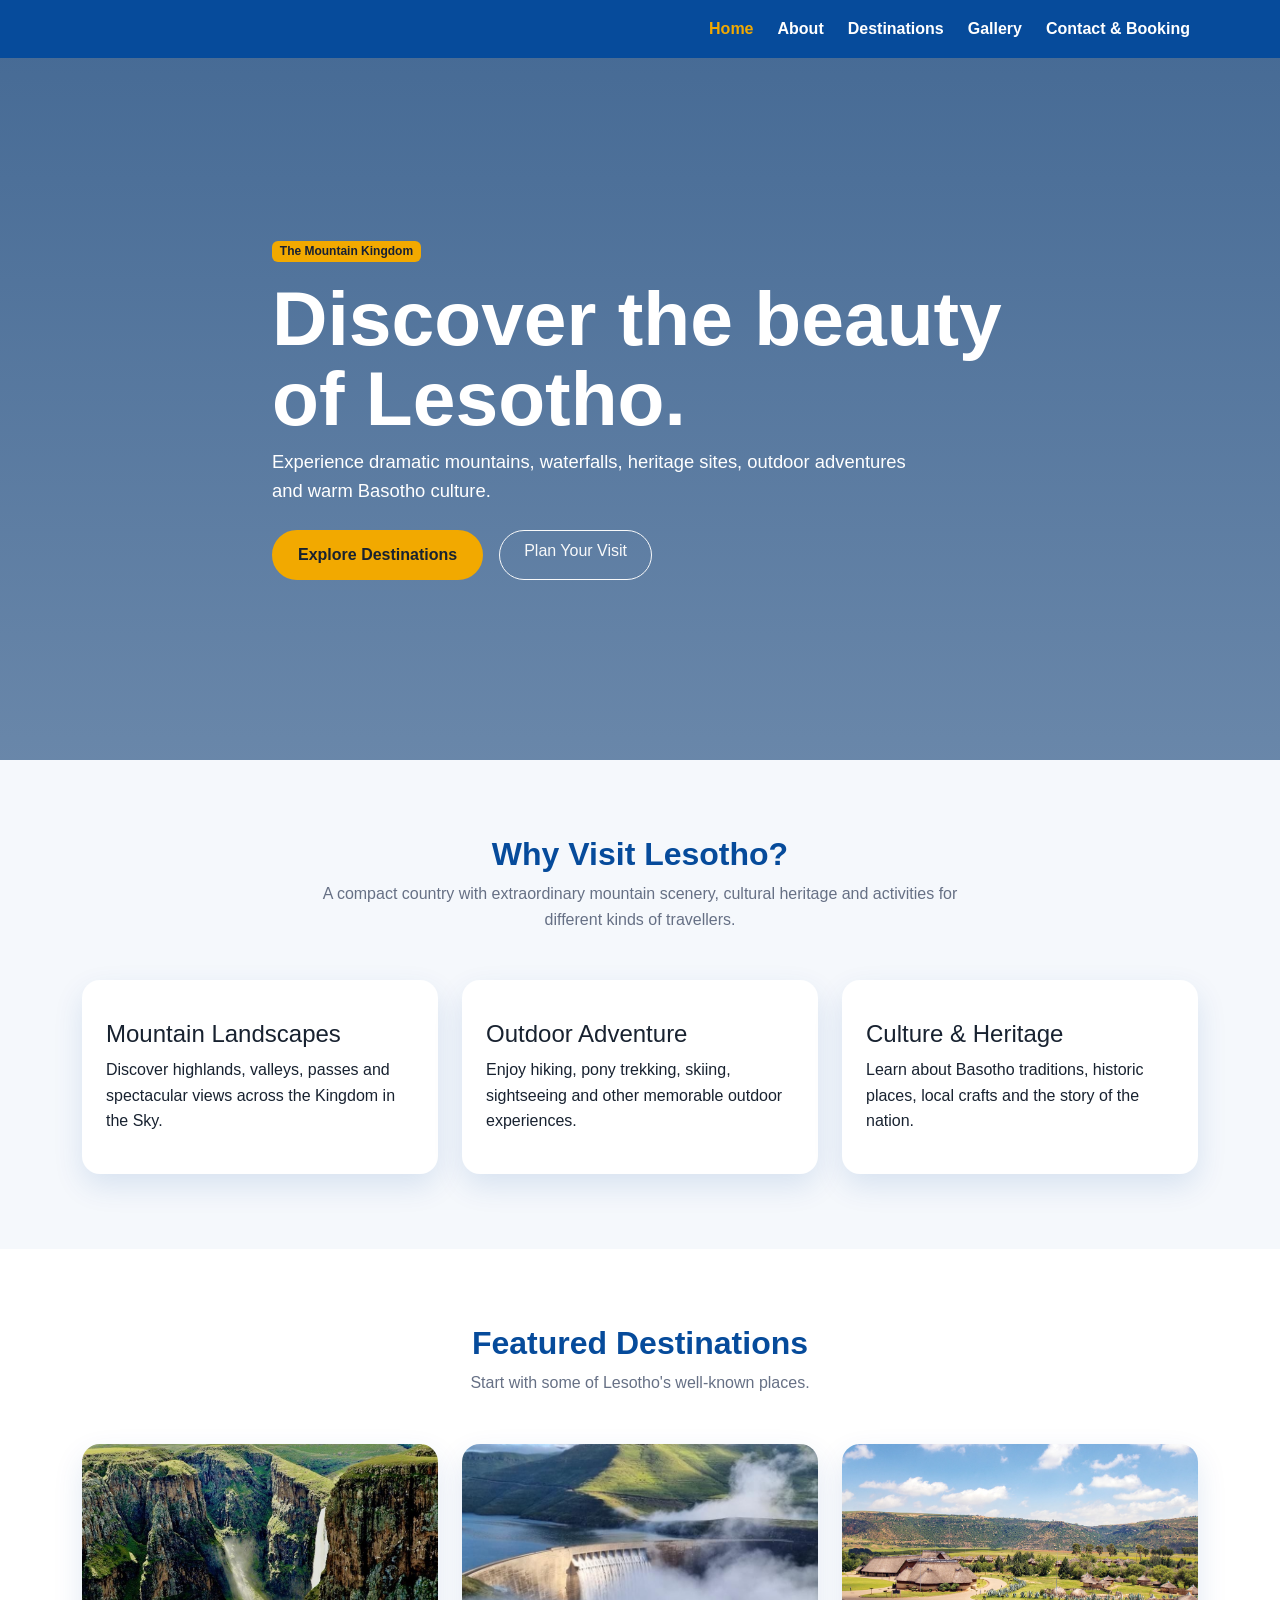
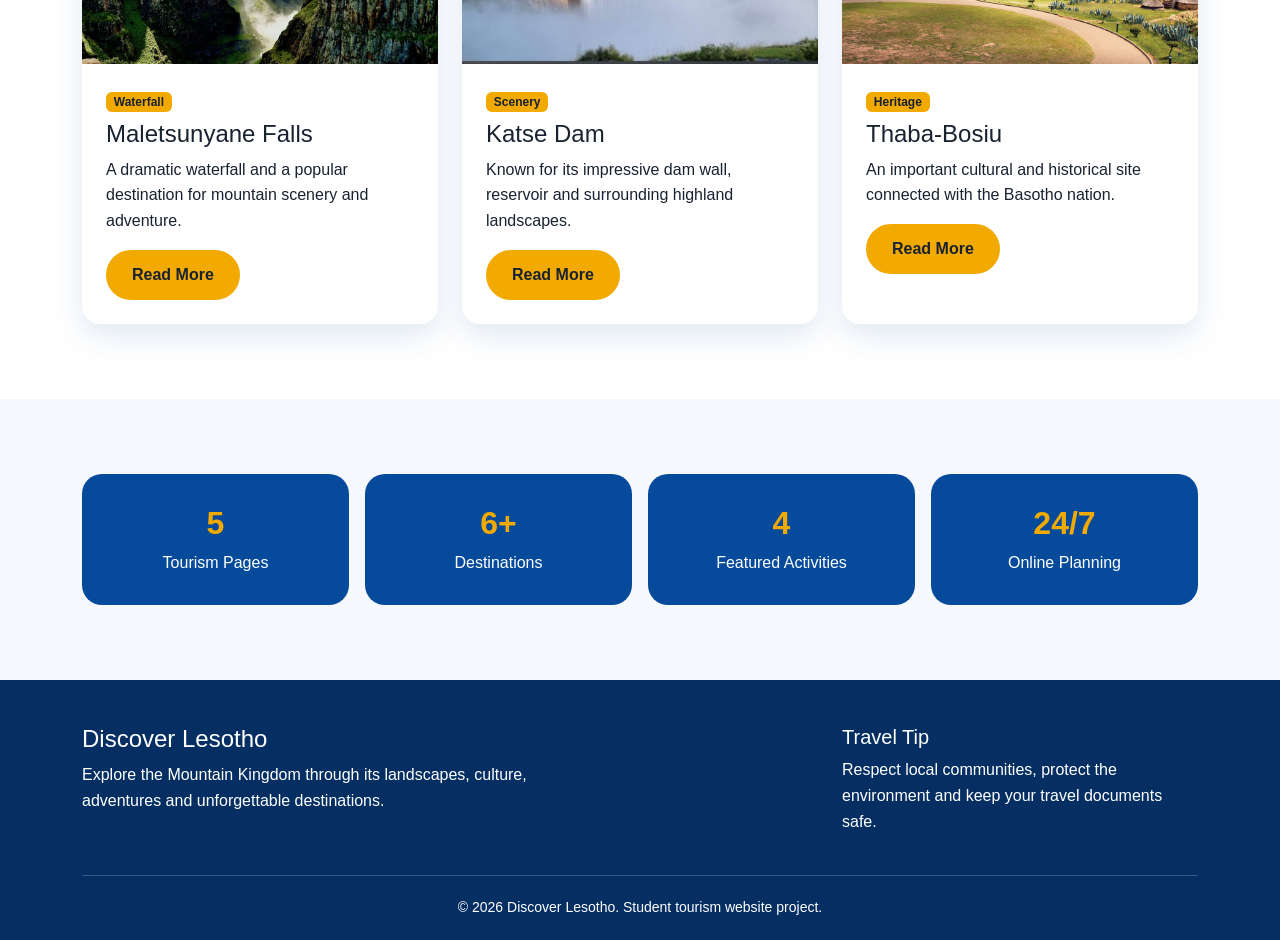
<file: index.html>
<!DOCTYPE html>
<html lang="en">
<head>
  <meta charset="UTF-8">
  <meta name="viewport" content="width=device-width, initial-scale=1.0">
  <meta name="description" content="Discover Lesotho tourism destinations, activities, accommodation and travel information.">
  <title>Home | Discover Lesotho</title>
  <link href="https://cdn.jsdelivr.net/npm/bootstrap@5.3.3/dist/css/bootstrap.min.css" rel="stylesheet">
  <link rel="stylesheet" href="css/style.css">
</head>
<body>
<header>
<nav class="navbar navbar-expand-lg navbar-dark sticky-top">
  <div class="container">
    <button class="navbar-toggler" type="button" data-bs-toggle="collapse" data-bs-target="#mainNav" aria-label="Toggle navigation">
      <span class="navbar-toggler-icon"></span>
    </button>
    <div class="collapse navbar-collapse" id="mainNav">
      <ul class="navbar-nav align-items-lg-center">
        <li class="nav-item"><a class="nav-link active" aria-current="page" href="./index.html">Home</a></li>
        <li class="nav-item"><a class="nav-link" href="./about.html">About</a></li>
        <li class="nav-item"><a class="nav-link" href="./destinations.html">Destinations</a></li>
        <li class="nav-item"><a class="nav-link" href="./gallery.html">Gallery</a></li>
        <li class="nav-item"><a class="nav-link" href="./contact.html">Contact & Booking</a></li>
      </ul>
    </div>
  </div>
</nav>
</header>
<main>

<section class="hero">
  <div class="container hero-content">
    <span class="badge badge-tourism mb-3">The Mountain Kingdom</span>
    <h1>Discover the beauty of Lesotho.</h1>
    <p>Experience dramatic mountains, waterfalls, heritage sites, outdoor adventures and warm Basotho culture.</p>
    <div class="d-flex flex-wrap gap-3 mt-4">
      <a class="btn btn-tourism" href="destinations.html">Explore Destinations</a>
      <a class="btn btn-outline-light rounded-pill px-4 py-2" href="contact.html">Plan Your Visit</a>
    </div>
  </div>
</section>

<section class="section-padding">
  <div class="container">
    <div class="text-center mb-5">
      <h2 class="section-title">Why Visit Lesotho?</h2>
      <p class="section-subtitle">A compact country with extraordinary mountain scenery, cultural heritage and activities for different kinds of travellers.</p>
    </div>
    <div class="row g-4">
      <article class="col-md-4">
        <div class="feature-card p-4">
          <div class="fs-1 mb-3"></div>
          <h3 class="h4">Mountain Landscapes</h3>
          <p>Discover highlands, valleys, passes and spectacular views across the Kingdom in the Sky.</p>
        </div>
      </article>
      <article class="col-md-4">
        <div class="feature-card p-4">
          <div class="fs-1 mb-3"> </div>
          <h3 class="h4">Outdoor Adventure</h3>
          <p>Enjoy hiking, pony trekking, skiing, sightseeing and other memorable outdoor experiences.</p>
        </div>
      </article>
      <article class="col-md-4">
        <div class="feature-card p-4">
          <div class="fs-1 mb-3"></div>
          <h3 class="h4">Culture & Heritage</h3>
          <p>Learn about Basotho traditions, historic places, local crafts and the story of the nation.</p>
        </div>
      </article>
    </div>
  </div>
</section>

<section class="section-padding bg-white">
  <div class="container">
    <div class="text-center mb-5">
      <h2 class="section-title">Featured Destinations</h2>
      <p class="section-subtitle">Start with some of Lesotho's well-known places.</p>
    </div>
    <div class="row g-4">
      <article class="col-md-4">
        <div class="destination-card">
          <img src="images/maletsunyane.jpg" class="card-image" alt="Illustration of Maletsunyane Falls">
          <div class="p-4"><span class="badge badge-tourism mb-2">Waterfall</span><h3 class="h4">Maletsunyane Falls</h3><p>A dramatic waterfall and a popular destination for mountain scenery and adventure.</p><a href="destinations.html" class="btn btn-tourism">Read More</a></div>
        </div>
      </article>
      <article class="col-md-4">
        <div class="destination-card">
          <img src="images/katse-dam.jpg" class="card-image" alt="Illustration of Katse Dam">
          <div class="p-4"><span class="badge badge-tourism mb-2">Scenery</span><h3 class="h4">Katse Dam</h3><p>Known for its impressive dam wall, reservoir and surrounding highland landscapes.</p><a href="destinations.html" class="btn btn-tourism">Read More</a></div>
        </div>
      </article>
      <article class="col-md-4">
        <div class="destination-card">
          <img src="images/thaba-bosiu.jpg" class="card-image" alt="Illustration of Thaba-Bosiu">
          <div class="p-4"><span class="badge badge-tourism mb-2">Heritage</span><h3 class="h4">Thaba-Bosiu</h3><p>An important cultural and historical site connected with the Basotho nation.</p><a href="destinations.html" class="btn btn-tourism">Read More</a></div>
        </div>
      </article>
    </div>
  </div>
</section>

<section class="section-padding">
  <div class="container">
    <div class="row g-3">
      <div class="col-6 col-lg-3"><div class="stats-box"><h2>5</h2><p class="mb-0">Tourism Pages</p></div></div>
      <div class="col-6 col-lg-3"><div class="stats-box"><h2>6+</h2><p class="mb-0">Destinations</p></div></div>
      <div class="col-6 col-lg-3"><div class="stats-box"><h2>4</h2><p class="mb-0">Featured Activities</p></div></div>
      <div class="col-6 col-lg-3"><div class="stats-box"><h2>24/7</h2><p class="mb-0">Online Planning</p></div></div>
    </div>
  </div>
</section>

</main>
<footer>
  <div class="container">
    <div class="row g-4">
      <div class="col-lg-5">
        <h4>Discover Lesotho</h4>
        <p>Explore the Mountain Kingdom through its landscapes, culture, adventures and unforgettable destinations.</p>
      </div>
      <div class="col-sm-6 col-lg-3">
      </div>
      <div class="col-sm-6 col-lg-4">
        <h5>Travel Tip</h5>
        <p>Respect local communities, protect the environment and keep your travel documents safe.</p>
      </div>
    </div>
    <div class="footer-bottom text-center">
      <small>&copy; <span class="current-year"></span> Discover Lesotho. Student tourism website project.</small>
    </div>
  </div>
</footer>
<script src="https://cdn.jsdelivr.net/npm/bootstrap@5.3.3/dist/js/bootstrap.bundle.min.js"></script>
<script src="js/script.js"></script>
</body>
</html>
</file>
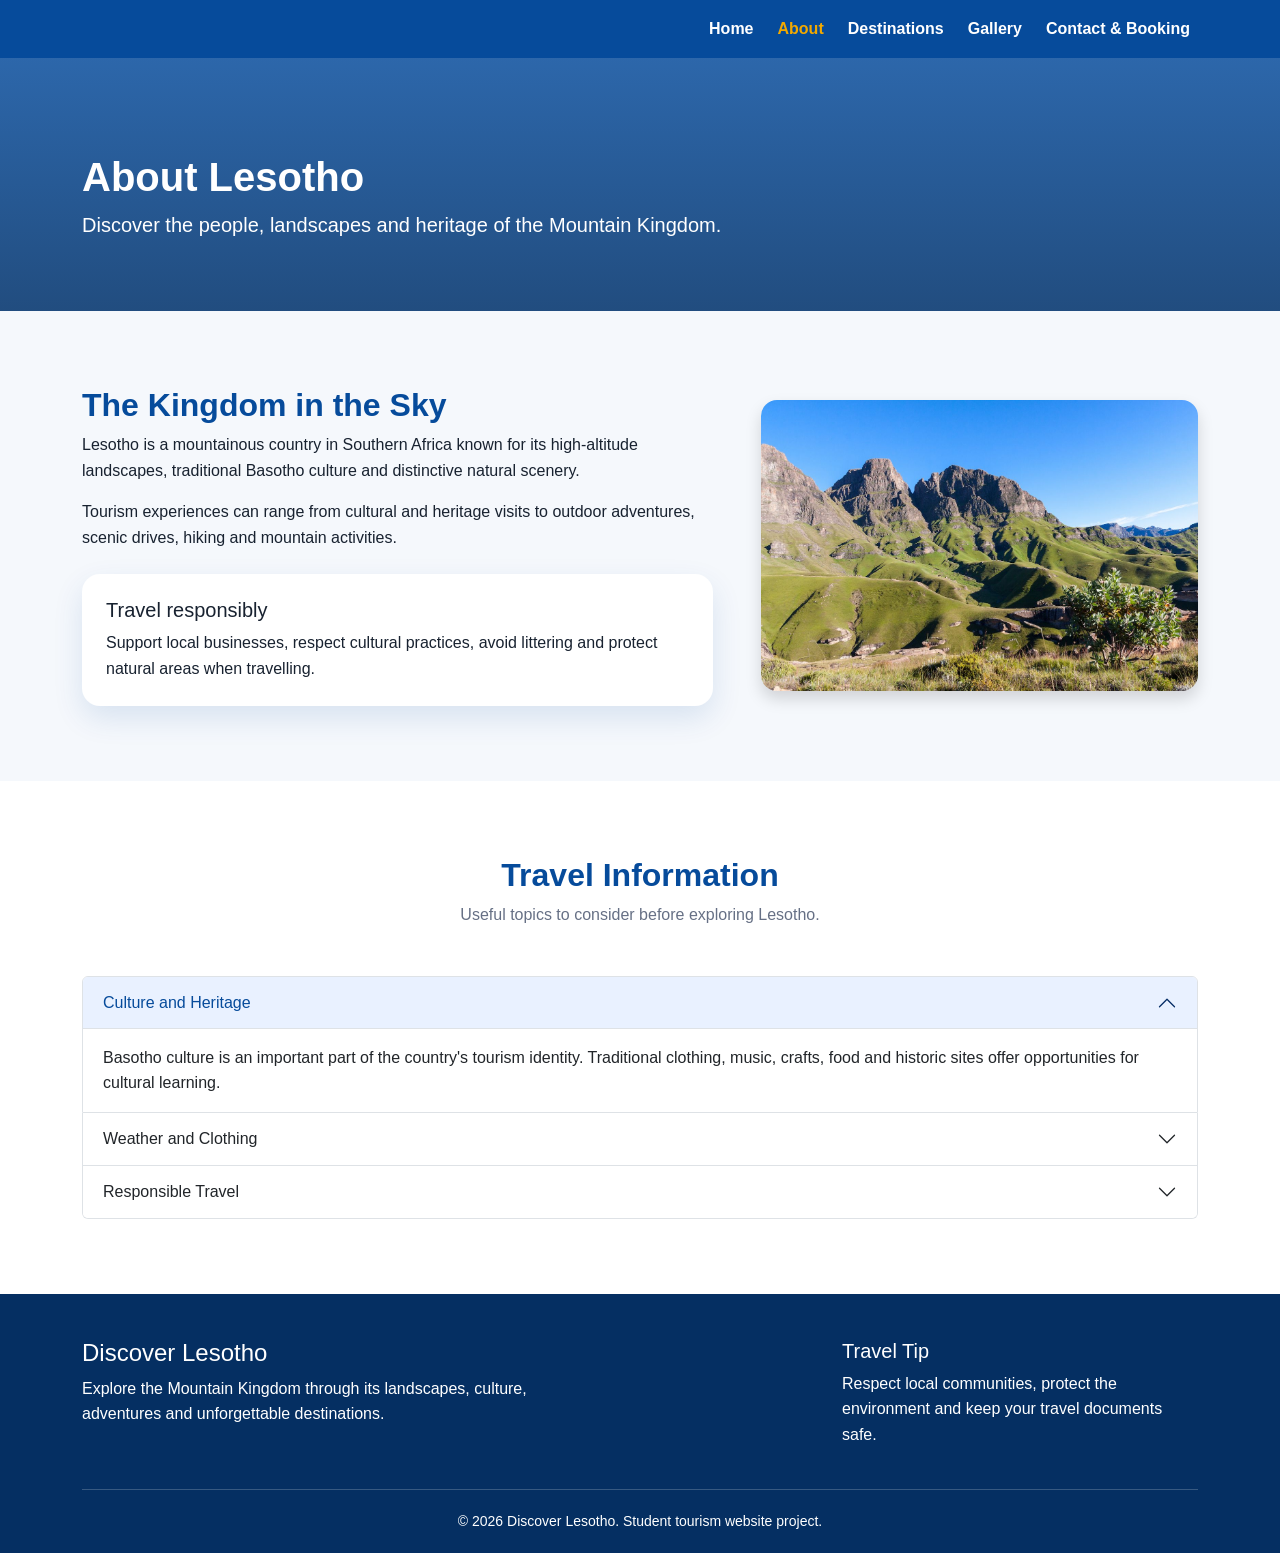
<file: about.html>
<!DOCTYPE html>
<html lang="en">
<head>
  <meta charset="UTF-8">
  <meta name="viewport" content="width=device-width, initial-scale=1.0">
  <meta name="description" content="Discover Lesotho tourism destinations, activities, accommodation and travel information.">
  <title>About | Discover Lesotho</title>
  <link href="https://cdn.jsdelivr.net/npm/bootstrap@5.3.3/dist/css/bootstrap.min.css" rel="stylesheet">
  <link rel="stylesheet" href="css/style.css">
</head>
<body>
<header>
<nav class="navbar navbar-expand-lg navbar-dark sticky-top">
  <div class="container">
  
    <button class="navbar-toggler" type="button" data-bs-toggle="collapse" data-bs-target="#mainNav" aria-label="Toggle navigation">
      <span class="navbar-toggler-icon"></span>
    </button>
    <div class="collapse navbar-collapse" id="mainNav">
      <ul class="navbar-nav align-items-lg-center">
        <li class="nav-item"><a class="nav-link" href="./index.html">Home</a></li>
        <li class="nav-item"><a class="nav-link active" aria-current="page" href="./about.html">About</a></li>
        <li class="nav-item"><a class="nav-link" href="./destinations.html">Destinations</a></li>
        <li class="nav-item"><a class="nav-link" href="./gallery.html">Gallery</a></li>
        <li class="nav-item"><a class="nav-link" href="./contact.html">Contact & Booking</a></li>
      </ul>
      
    </div>
  </div>
</nav>
</header>
<main>

<section class="page-banner">
  <div class="container">
    <h1>About Lesotho</h1>
    <p class="lead mb-0">Discover the people, landscapes and heritage of the Mountain Kingdom.</p>
  </div>
</section>

<section class="section-padding">
  <div class="container">
    <div class="row g-5 align-items-center">
      <article class="col-lg-7">
        <h2 class="section-title">The Kingdom in the Sky</h2>
        <p>Lesotho is a mountainous country in Southern Africa known for its high-altitude landscapes, traditional Basotho culture and distinctive natural scenery.</p>
        <p>Tourism experiences can range from cultural and heritage visits to outdoor adventures, scenic drives, hiking and mountain activities.</p>
        <aside class="info-card p-4 mt-4">
          <h3 class="h5">Travel responsibly</h3>
          <p class="mb-0">Support local businesses, respect cultural practices, avoid littering and protect natural areas when travelling.</p>
        </aside>
      </article>
      <div class="col-lg-5">
        <img src="images/lesotho.jpg" class="img-fluid rounded-4 shadow" alt="scapeIllustration of Lesotho mountain land">
      </div>
    </div>
  </div>
</section>

<section class="section-padding bg-white">
  <div class="container">
    <div class="text-center mb-5">
      <h2 class="section-title">Travel Information</h2>
      <p class="section-subtitle">Useful topics to consider before exploring Lesotho.</p>
    </div>
    <div class="accordion" id="travelAccordion">
      <div class="accordion-item">
        <h2 class="accordion-header"><button class="accordion-button" data-bs-toggle="collapse" data-bs-target="#culture">Culture and Heritage</button></h2>
        <div id="culture" class="accordion-collapse collapse show" data-bs-parent="#travelAccordion"><div class="accordion-body">Basotho culture is an important part of the country's tourism identity. Traditional clothing, music, crafts, food and historic sites offer opportunities for cultural learning.</div></div>
      </div>
      <div class="accordion-item">
        <h2 class="accordion-header"><button class="accordion-button collapsed" data-bs-toggle="collapse" data-bs-target="#weather">Weather and Clothing</button></h2>
        <div id="weather" class="accordion-collapse collapse" data-bs-parent="#travelAccordion"><div class="accordion-body">Mountain weather can change quickly. Visitors should consider warm layers, comfortable footwear and weather-appropriate equipment for outdoor activities.</div></div>
      </div>
      <div class="accordion-item">
        <h2 class="accordion-header"><button class="accordion-button collapsed" data-bs-toggle="collapse" data-bs-target="#safety">Responsible Travel</button></h2>
        <div id="safety" class="accordion-collapse collapse" data-bs-parent="#travelAccordion"><div class="accordion-body">Plan routes carefully, use reputable service providers and follow local guidance, particularly in remote mountain areas.</div></div>
      </div>
    </div>
  </div>
</section>

</main>
<footer>
  <div class="container">
    <div class="row g-4">
      <div class="col-lg-5">
        <h4>Discover Lesotho</h4>
        <p>Explore the Mountain Kingdom through its landscapes, culture, adventures and unforgettable destinations.</p>
      </div>
      <div class="col-sm-6 col-lg-3">
        
       
      </div>
      <div class="col-sm-6 col-lg-4">
        <h5>Travel Tip</h5>
        <p>Respect local communities, protect the environment and keep your travel documents safe.</p>
      </div>
    </div>
    <div class="footer-bottom text-center">
      <small>&copy; <span class="current-year"></span> Discover Lesotho. Student tourism website project.</small>
    </div>
  </div>
</footer>
<script src="https://cdn.jsdelivr.net/npm/bootstrap@5.3.3/dist/js/bootstrap.bundle.min.js"></script>
<script src="js/script.js"></script>
</body>
</html>
</file>
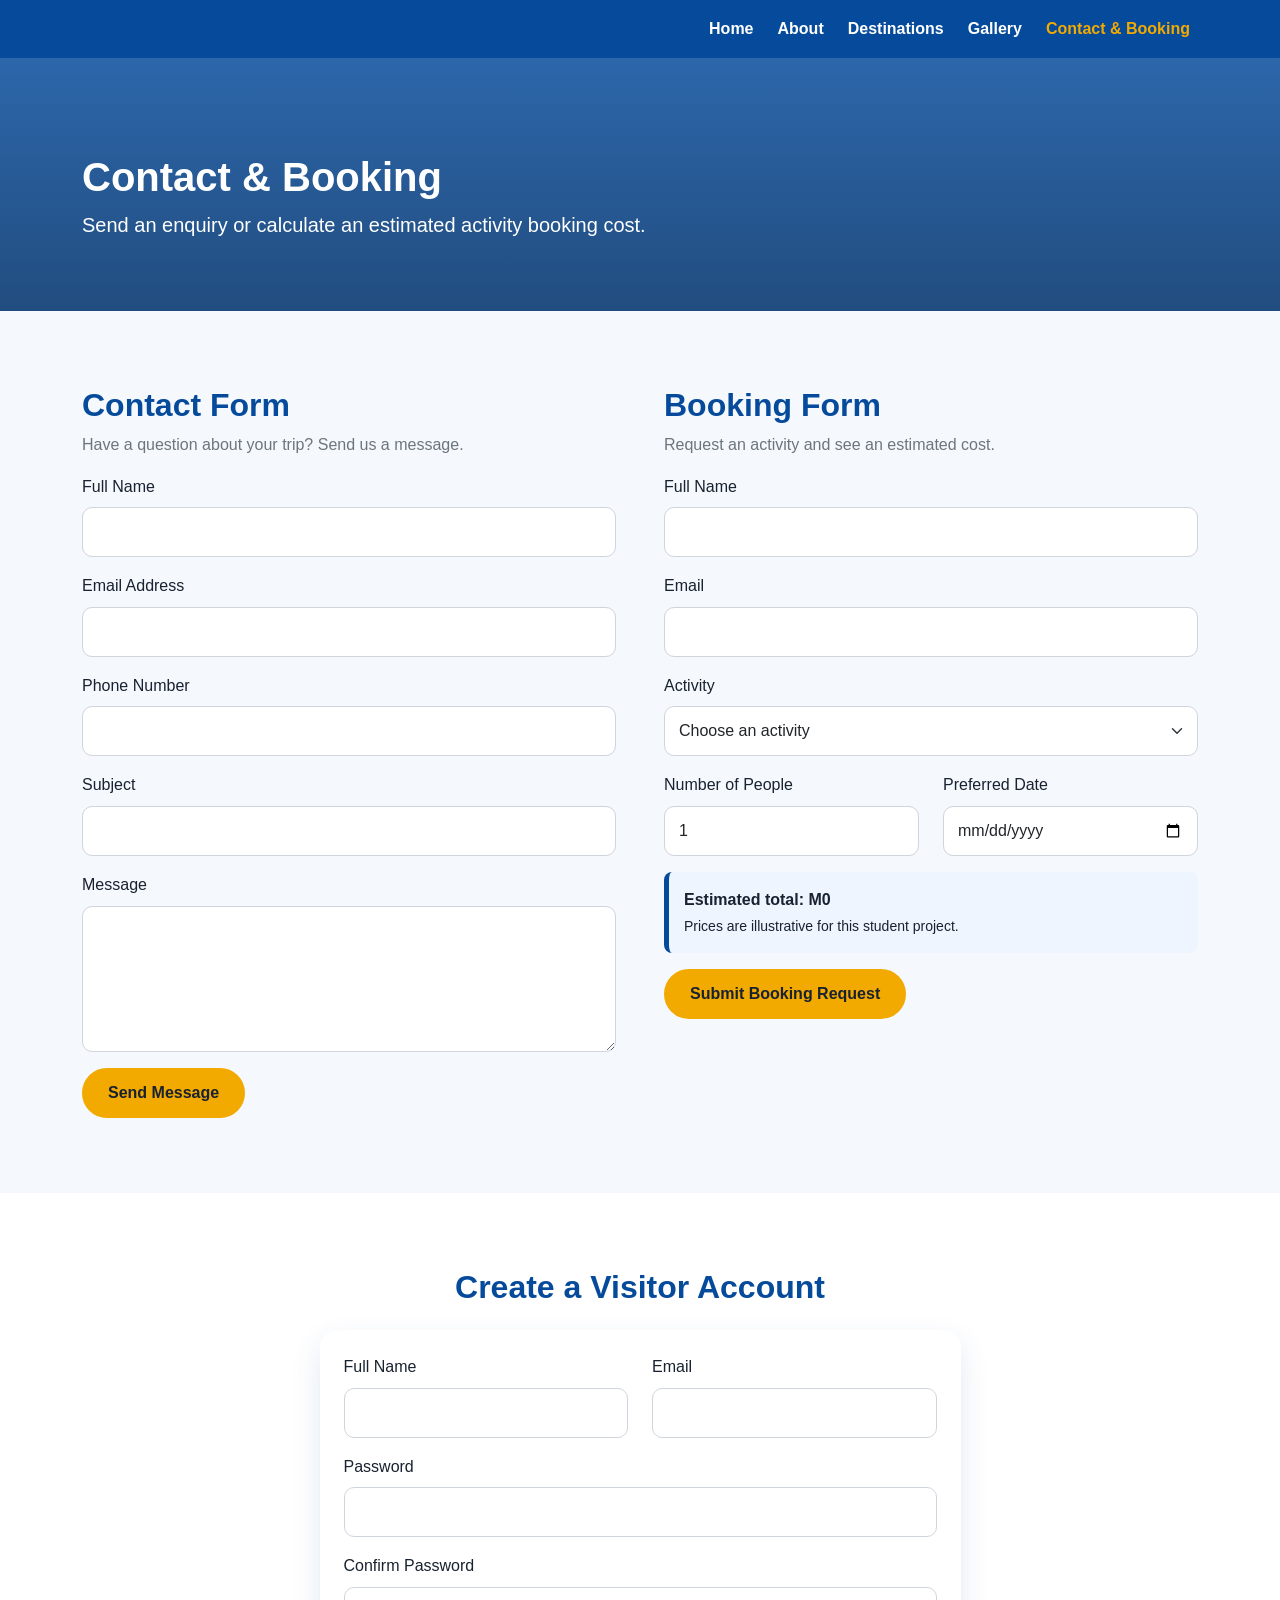
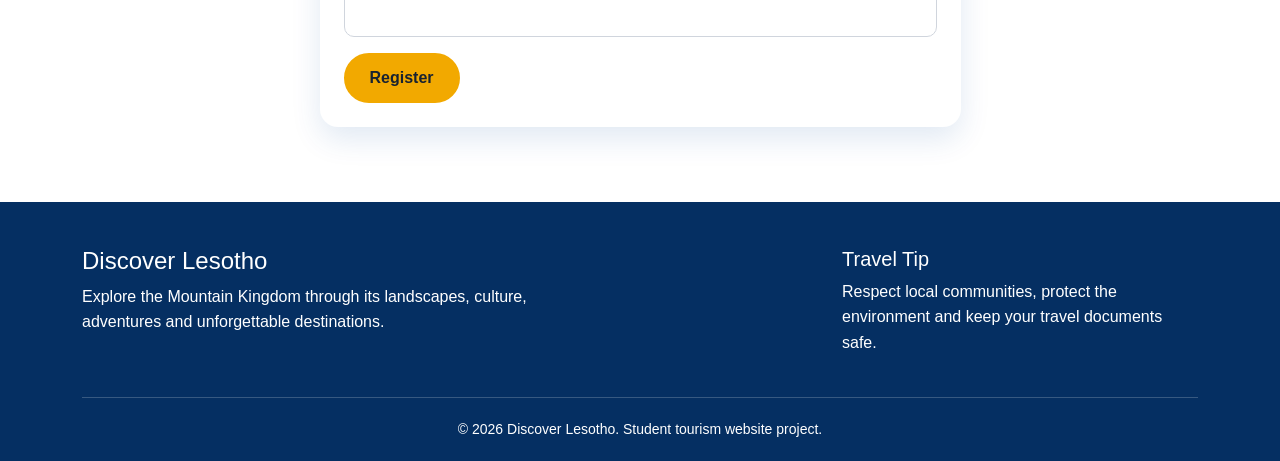
<file: contact.html>
<!DOCTYPE html>
<html lang="en">
<head>
  <meta charset="UTF-8">
  <meta name="viewport" content="width=device-width, initial-scale=1.0">
  <meta name="description" content="Discover Lesotho tourism destinations, activities, accommodation and travel information.">
  <title>Contact & Booking | Discover Lesotho</title>
  <link href="https://cdn.jsdelivr.net/npm/bootstrap@5.3.3/dist/css/bootstrap.min.css" rel="stylesheet">
  <link rel="stylesheet" href="css/style.css">
</head>
<body>
<header>
<nav class="navbar navbar-expand-lg navbar-dark sticky-top">
  <div class="container">
  
    <button class="navbar-toggler" type="button" data-bs-toggle="collapse" data-bs-target="#mainNav" aria-label="Toggle navigation">
      <span class="navbar-toggler-icon"></span>
    </button>
    <div class="collapse navbar-collapse" id="mainNav">
      <ul class="navbar-nav align-items-lg-center">
        <li class="nav-item"><a class="nav-link" href="./index.html">Home</a></li>
        <li class="nav-item"><a class="nav-link" href="./about.html">About</a></li>
        <li class="nav-item"><a class="nav-link" href="./destinations.html">Destinations</a></li>
        <li class="nav-item"><a class="nav-link" href="./gallery.html">Gallery</a></li>
        <li class="nav-item"><a class="nav-link active" aria-current="page" href="./contact.html">Contact & Booking</a></li>
      </ul>
      
    </div>
  </div>
</nav>
</header>
<main>

<section class="page-banner">
  <div class="container">
    <h1>Contact & Booking</h1>
    <p class="lead mb-0">Send an enquiry or calculate an estimated activity booking cost.</p>
  </div>
</section>

<section class="section-padding">
  <div class="container">
    <div class="row g-5">
      <section class="col-lg-6">
        <h2 class="section-title">Contact Form</h2>
        <p class="text-secondary">Have a question about your trip? Send us a message.</p>
        <form id="contactForm" class="needs-validation" novalidate>
          <div class="mb-3"><label for="contactName" class="form-label">Full Name</label><input id="contactName" class="form-control" type="text" required><div class="invalid-feedback">Please enter your name.</div></div>
          <div class="mb-3"><label for="contactEmail" class="form-label">Email Address</label><input id="contactEmail" class="form-control" type="email" required><div class="invalid-feedback">Please enter a valid email address.</div></div>
          <div class="mb-3"><label for="contactPhone" class="form-label">Phone Number</label><input id="contactPhone" class="form-control" type="tel" pattern="[0-9 +()-]{7,}" required><div class="invalid-feedback">Please enter a valid phone number.</div></div>
          <div class="mb-3"><label for="contactSubject" class="form-label">Subject</label><input id="contactSubject" class="form-control" type="text" required><div class="invalid-feedback">Please enter a subject.</div></div>
          <div class="mb-3"><label for="contactMessage" class="form-label">Message</label><textarea id="contactMessage" class="form-control" rows="5" required></textarea><div class="invalid-feedback">Please enter your message.</div></div>
          <button class="btn btn-tourism" type="submit">Send Message</button>
          <div id="contactSuccess" class="alert alert-success d-none mt-3" role="alert"></div>
        </form>
      </section>

      <section class="col-lg-6">
        <h2 class="section-title">Booking Form</h2>
        <p class="text-secondary">Request an activity and see an estimated cost.</p>
        <form id="bookingForm" class="needs-validation" novalidate>
          <div class="mb-3"><label for="bookingName" class="form-label">Full Name</label><input id="bookingName" class="form-control" type="text" required><div class="invalid-feedback">Please enter your name.</div></div>
          <div class="mb-3"><label for="bookingEmail" class="form-label">Email</label><input id="bookingEmail" class="form-control" type="email" required><div class="invalid-feedback">Please enter a valid email.</div></div>
          <div class="mb-3"><label for="service" class="form-label">Activity</label><select id="service" class="form-select" required><option value="">Choose an activity</option><option>Mountain Adventure</option><option>Cultural Tour</option><option>Pony Trekking</option><option>Scenic Sightseeing</option></select><div class="invalid-feedback">Please choose an activity.</div></div>
          <div class="row">
            <div class="col-md-6 mb-3"><label for="people" class="form-label">Number of People</label><input id="people" class="form-control" type="number" min="1" max="50" value="1" required></div>
            <div class="col-md-6 mb-3"><label for="bookingDate" class="form-label">Preferred Date</label><input id="bookingDate" class="form-control" type="date" required><div class="invalid-feedback">Please choose a date.</div></div>
          </div>
          <div class="price-box mb-3"><strong id="bookingTotal">Estimated total: M0</strong><br><small>Prices are illustrative for this student project.</small></div>
          <button class="btn btn-tourism" type="submit">Submit Booking Request</button>
          <div id="bookingSuccess" class="alert alert-success d-none mt-3" role="alert"></div>
        </form>
      </section>
    </div>
  </div>
</section>

<section class="section-padding bg-white">
  <div class="container">
    <h2 class="section-title text-center mb-4">Create a Visitor Account</h2>
    <div class="row justify-content-center">
      <div class="col-lg-7">
        <form id="registrationForm" class="needs-validation info-card p-4" novalidate>
          <div class="row">
            <div class="col-md-6 mb-3"><label for="regName" class="form-label">Full Name</label><input id="regName" class="form-control" type="text" required><div class="invalid-feedback">Name is required.</div></div>
            <div class="col-md-6 mb-3"><label for="regEmail" class="form-label">Email</label><input id="regEmail" class="form-control" type="email" required><div class="invalid-feedback">Enter a valid email.</div></div>
          </div>
          <div class="mb-3"><label for="password" class="form-label">Password</label><input id="password" class="form-control" type="password" minlength="6" required><div class="invalid-feedback">Use at least 6 characters.</div></div>
          <div class="mb-3"><label for="confirmPassword" class="form-label">Confirm Password</label><input id="confirmPassword" class="form-control" type="password" minlength="6" required><div class="invalid-feedback">Passwords must match.</div></div>
          <button class="btn btn-tourism" type="submit">Register</button>
          <div id="registrationSuccess" class="alert alert-success d-none mt-3" role="alert"></div>
        </form>
      </div>
    </div>
  </div>
</section>

</main>
<footer>
  <div class="container">
    <div class="row g-4">
      <div class="col-lg-5">
        <h4>Discover Lesotho</h4>
        <p>Explore the Mountain Kingdom through its landscapes, culture, adventures and unforgettable destinations.</p>
      </div>
      <div class="col-sm-6 col-lg-3">
      </div>
      <div class="col-sm-6 col-lg-4">
        <h5>Travel Tip</h5>
        <p>Respect local communities, protect the environment and keep your travel documents safe.</p>
      </div>
    </div>
    <div class="footer-bottom text-center">
      <small>&copy; <span class="current-year"></span> Discover Lesotho. Student tourism website project.</small>
    </div>
  </div>
</footer>
<script src="https://cdn.jsdelivr.net/npm/bootstrap@5.3.3/dist/js/bootstrap.bundle.min.js"></script>
<script src="js/script.js"></script>
</body>
</html>
</file>
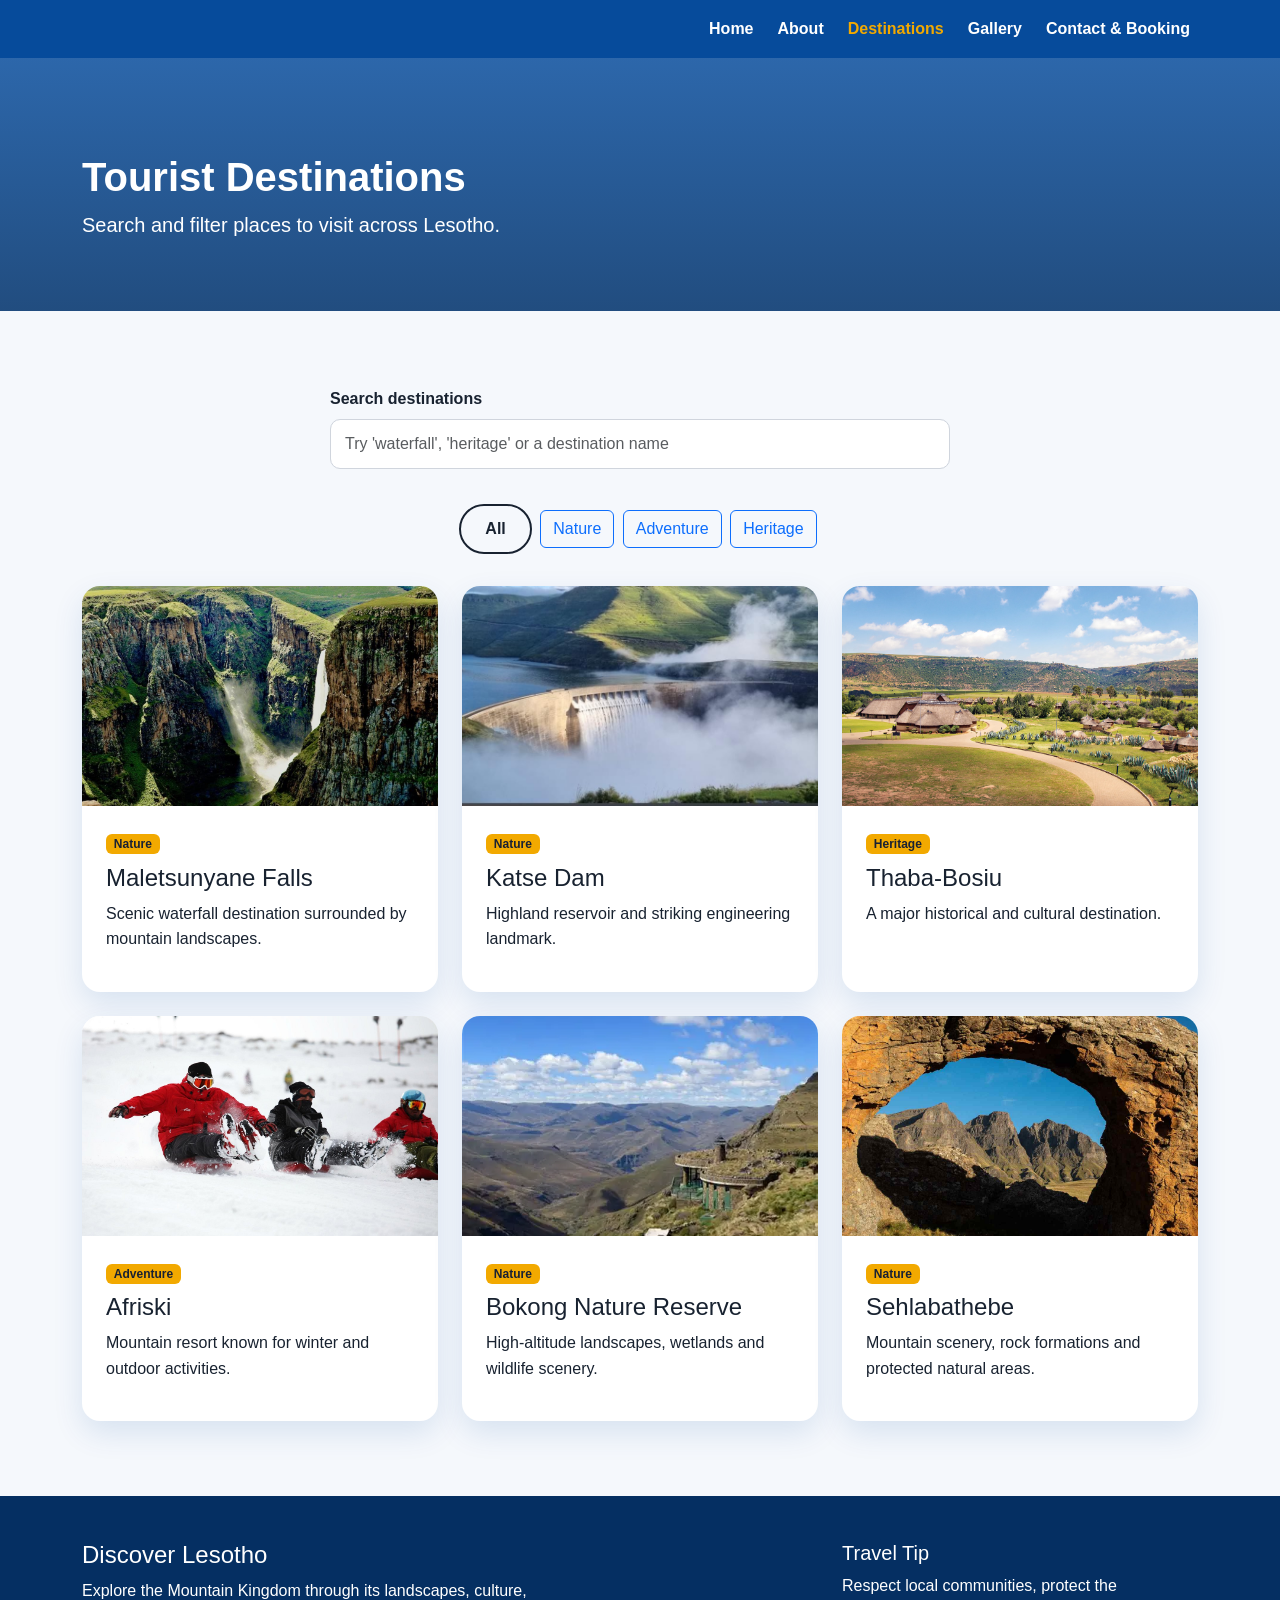
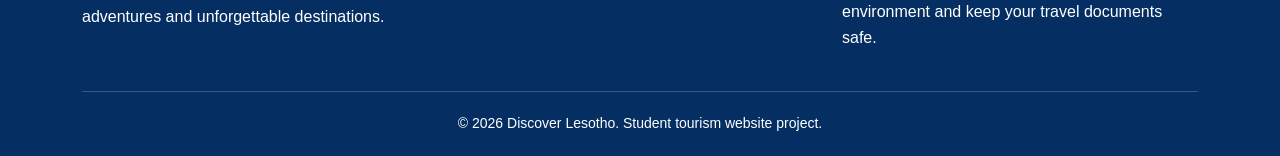
<file: destinations.html>
<!DOCTYPE html>
<html lang="en">
<head>
  <meta charset="UTF-8">
  <meta name="viewport" content="width=device-width, initial-scale=1.0">
  <meta name="description" content="Discover Lesotho tourism destinations, activities, accommodation and travel information.">
  <title>Destinations | Discover Lesotho</title>
  <link href="https://cdn.jsdelivr.net/npm/bootstrap@5.3.3/dist/css/bootstrap.min.css" rel="stylesheet">
  <link rel="stylesheet" href="css/style.css">
</head>
<body>
<header>
<nav class="navbar navbar-expand-lg navbar-dark sticky-top">
  <div class="container">
  
    <button class="navbar-toggler" type="button" data-bs-toggle="collapse" data-bs-target="#mainNav" aria-label="Toggle navigation">
      <span class="navbar-toggler-icon"></span>
    </button>
    <div class="collapse navbar-collapse" id="mainNav">
      <ul class="navbar-nav align-items-lg-center">
        <li class="nav-item"><a class="nav-link" href="./index.html">Home</a></li>
        <li class="nav-item"><a class="nav-link" href="./about.html">About</a></li>
        <li class="nav-item"><a class="nav-link active" aria-current="page" href="./destinations.html">Destinations</a></li>
        <li class="nav-item"><a class="nav-link" href="./gallery.html">Gallery</a></li>
        <li class="nav-item"><a class="nav-link" href="./contact.html">Contact & Booking</a></li>
      
    </div>
  </div>
</nav>
</header>
<main>

<section class="page-banner">
  <div class="container">
    <h1>Tourist Destinations</h1>
    <p class="lead mb-0">Search and filter places to visit across Lesotho.</p>
  </div>
</section>

<section class="section-padding">
  <div class="container">
    <div class="search-box">
      <label for="destinationSearch" class="form-label fw-bold">Search destinations</label>
      <input id="destinationSearch" type="search" class="form-control" placeholder="Try 'waterfall', 'heritage' or a destination name">
    </div>

    <div class="text-center mb-4">
      <button class="btn btn-tourism filter-btn active me-1 mb-2" data-category="all">All</button>
      <button class="btn btn-outline-primary filter-btn me-1 mb-2" data-category="nature">Nature</button>
      <button class="btn btn-outline-primary filter-btn me-1 mb-2" data-category="adventure">Adventure</button>
      <button class="btn btn-outline-primary filter-btn me-1 mb-2" data-category="heritage">Heritage</button>
    </div>

    <div class="row g-4" id="destinationGrid">
      <article class="col-md-6 col-lg-4 destination-item" data-category="nature">
        <div class="destination-card"><img src="images/maletsunyane.jpg" class="card-image" alt="Maletsunyane Falls"><div class="p-4"><span class="badge badge-tourism">Nature</span><h2 class="h4 mt-2">Maletsunyane Falls</h2><p>Scenic waterfall destination surrounded by mountain landscapes.</p></div></div>
      </article>
      <article class="col-md-6 col-lg-4 destination-item" data-category="nature">
        <div class="destination-card"><img src="images/katse-dam.jpg" class="card-image" alt="Katse Dam"><div class="p-4"><span class="badge badge-tourism">Nature</span><h2 class="h4 mt-2">Katse Dam</h2><p>Highland reservoir and striking engineering landmark.</p></div></div>
      </article>
      <article class="col-md-6 col-lg-4 destination-item" data-category="heritage">
        <div class="destination-card"><img src="images/thaba-bosiu.jpg" class="card-image" alt="Thaba-Bosiu"><div class="p-4"><span class="badge badge-tourism">Heritage</span><h2 class="h4 mt-2">Thaba-Bosiu</h2><p>A major historical and cultural destination.</p></div></div>
      </article>
      <article class="col-md-6 col-lg-4 destination-item" data-category="adventure">
        <div class="destination-card"><img src="images/afriski.jpg" class="card-image" alt="Afriski mountain resort"><div class="p-4"><span class="badge badge-tourism">Adventure</span><h2 class="h4 mt-2">Afriski</h2><p>Mountain resort known for winter and outdoor activities.</p></div></div>
      </article>
      <article class="col-md-6 col-lg-4 destination-item" data-category="nature">
        <div class="destination-card"><img src="images/bokong.webp" class="card-image" alt="Bokong Nature Reserve"><div class="p-4"><span class="badge badge-tourism">Nature</span><h2 class="h4 mt-2">Bokong Nature Reserve</h2><p>High-altitude landscapes, wetlands and wildlife scenery.</p></div></div>
      </article>
      <article class="col-md-6 col-lg-4 destination-item" data-category="nature">
        <div class="destination-card"><img src="images/sehlabathebe.jpg" class="card-image" alt="Sehlabathebe National Park"><div class="p-4"><span class="badge badge-tourism">Nature</span><h2 class="h4 mt-2">Sehlabathebe</h2><p>Mountain scenery, rock formations and protected natural areas.</p></div></div>
      </article>
    </div>
    <div id="noResults" class="alert alert-warning text-center hidden mt-4">No destinations match your search.</div>
  </div>
</section>

</main>
<footer>
  <div class="container">
    <div class="row g-4">
      <div class="col-lg-5">
        <h4>Discover Lesotho</h4>
        <p>Explore the Mountain Kingdom through its landscapes, culture, adventures and unforgettable destinations.</p>
      </div>
      <div class="col-sm-6 col-lg-3">
       
      </div>
      <div class="col-sm-6 col-lg-4">
        <h5>Travel Tip</h5>
        <p>Respect local communities, protect the environment and keep your travel documents safe.</p>
      </div>
    </div>
    <div class="footer-bottom text-center">
      <small>&copy; <span class="current-year"></span> Discover Lesotho. Student tourism website project.</small>
    </div>
  </div>
</footer>
<script src="https://cdn.jsdelivr.net/npm/bootstrap@5.3.3/dist/js/bootstrap.bundle.min.js"></script>
<script src="js/script.js"></script>
</body>
</html>
</file>
<file: css/style.css>
:root {
  --blue: #064b9b;
  --blue-dark: #04356e;
  --gold: #f2a900;
  --light: #f5f8fc;
  --dark: #182230;
  --muted: #667085;
  --white: #ffffff;
  --shadow: 0 12px 30px rgba(6, 75, 155, 0.12);
}

* { box-sizing: border-box; }

html { scroll-behavior: smooth; }

body {
  margin: 0;
  font-family: "Segoe UI", Arial, sans-serif;
  color: var(--dark);
  background: var(--light);
  line-height: 1.6;
}

body.dark-mode {
  --light: #111827;
  --dark: #f3f4f6;
  --white: #1f2937;
  --muted: #cbd5e1;
  background: #111827;
}

a { text-decoration: none; }

.navbar {
  background: var(--blue) !important;
}

.navbar-brand {
  font-weight: 800;
  letter-spacing: .4px;
}

.navbar-brand span { color: var(--gold); }

.navbar .nav-link {
  color: #fff !important;
  font-weight: 600;
  margin-left: 8px;
  transition: .25s ease;
}

.navbar .nav-link:hover,
.navbar .nav-link.active {
  color: var(--gold) !important;
}

.btn-tourism {
  background: var(--gold);
  border: 2px solid var(--gold);
  color: #182230;
  font-weight: 700;
  border-radius: 30px;
  padding: 11px 24px;
  transition: .25s ease;
}

.btn-tourism:hover {
  background: transparent;
  color: var(--gold);
  transform: translateY(-2px);
}

.hero {
  min-height: 78vh;
  display: flex;
  align-items: center;
  position: relative;
  color: #fff;
  background:
    linear-gradient(rgba(4, 53, 110, .72), rgba(4, 53, 110, .58)),
    url("../images/hero.svg") center/cover no-repeat;
}

.hero-content { max-width: 760px; }

.hero h1 {
  font-size: clamp(2.4rem, 6vw, 5rem);
  font-weight: 800;
  line-height: 1.05;
}

.hero p { font-size: 1.15rem; max-width: 650px; }

.section-padding { padding: 75px 0; }

.section-title {
  font-weight: 800;
  color: var(--blue);
}

.dark-mode .section-title { color: #73a9ff; }

.section-subtitle {
  color: var(--muted);
  max-width: 680px;
  margin: 0 auto 35px;
}

.feature-card,
.destination-card,
.activity-card,
.info-card {
  background: var(--white);
  border: 0;
  border-radius: 18px;
  overflow: hidden;
  box-shadow: var(--shadow);
  height: 100%;
  transition: transform .25s ease, box-shadow .25s ease;
}

.feature-card:hover,
.destination-card:hover,
.activity-card:hover,
.info-card:hover {
  transform: translateY(-7px);
  box-shadow: 0 18px 38px rgba(6, 75, 155, .18);
}

.card-image {
  width: 100%;
  height: 220px;
  object-fit: cover;
}

.badge-tourism {
  background: var(--gold);
  color: #172033;
}

.page-banner {
  padding: 95px 0 70px;
  color: #fff;
  background:
    linear-gradient(rgba(6, 75, 155, .84), rgba(4, 53, 110, .88)),
    url("../images/mountains.svg") center/cover;
}

.page-banner h1 { font-weight: 800; }

.stats-box {
  background: var(--blue);
  color: #fff;
  border-radius: 20px;
  padding: 30px 15px;
  text-align: center;
}

.stats-box h2 { color: var(--gold); font-weight: 800; }

.carousel-item img {
  height: 470px;
  object-fit: cover;
  border-radius: 18px;
}

.gallery-thumb {
  width: 100%;
  height: 190px;
  object-fit: cover;
  border-radius: 15px;
  cursor: pointer;
  transition: .25s ease;
}

.gallery-thumb:hover { transform: scale(1.03); }

.search-box {
  max-width: 620px;
  margin: 0 auto 35px;
}

.form-control,
.form-select {
  border-radius: 10px;
  padding: 12px 14px;
  border: 1px solid #d0d5dd;
}

.form-control:focus,
.form-select:focus {
  border-color: var(--blue);
  box-shadow: 0 0 0 .2rem rgba(6,75,155,.12);
}

footer {
  background: #052f62;
  color: #fff;
  padding: 45px 0 20px;
}

footer a { color: #fff; }
footer a:hover { color: var(--gold); }

.footer-bottom {
  border-top: 1px solid rgba(255,255,255,.2);
  margin-top: 25px;
  padding-top: 18px;
}

.table-tourism {
  background: var(--white);
  border-radius: 15px;
  overflow: hidden;
}

.accordion-button:not(.collapsed) {
  background: #e9f1ff;
  color: var(--blue);
}

.dark-mode .accordion-button,
.dark-mode .accordion-body {
  background: #1f2937;
  color: #f3f4f6;
}

.dark-mode .accordion-button:not(.collapsed) {
  background: #263b59;
  color: #fff;
}

.hidden { display: none !important; }

#galleryModal .modal-content { background: #111827; color: #fff; }

#modalImage {
  width: 100%;
  max-height: 70vh;
  object-fit: contain;
  border-radius: 10px;
}

.price-box {
  background: #eef5ff;
  border-left: 5px solid var(--blue);
  padding: 15px;
  border-radius: 8px;
}

.dark-mode .price-box { background: #263b59; }

@media (max-width: 991.98px) {
  .hero { min-height: 68vh; }
  .navbar .nav-link { margin-left: 0; }
}

@media (max-width: 767.98px) {
  .section-padding { padding: 55px 0; }
  .hero { min-height: 75vh; }
  .hero h1 { font-size: 2.7rem; }
  .carousel-item img { height: 300px; }
  .card-image { height: 200px; }
}

@media (max-width: 575.98px) {
  .hero { text-align: center; }
  .hero p { font-size: 1rem; }
  .page-banner { padding: 70px 0 50px; }
}


/* Navigation positioned at the top-right on desktop */
@media (min-width: 992px) {
  .navbar .container {
    justify-content: flex-end;
  }

  .navbar-collapse {
    flex-grow: 0;
  }

  .navbar-nav {
    margin-left: auto !important;
    align-items: center;
  }
}

/* Keep the existing collapsible navigation working on smaller screens */
@media (max-width: 991.98px) {
  .navbar .container {
    justify-content: flex-end;
  }

  .navbar-collapse {
    flex-basis: 100%;
  }

  .navbar-nav {
    margin-left: 0 !important;
  }
}
</file>
